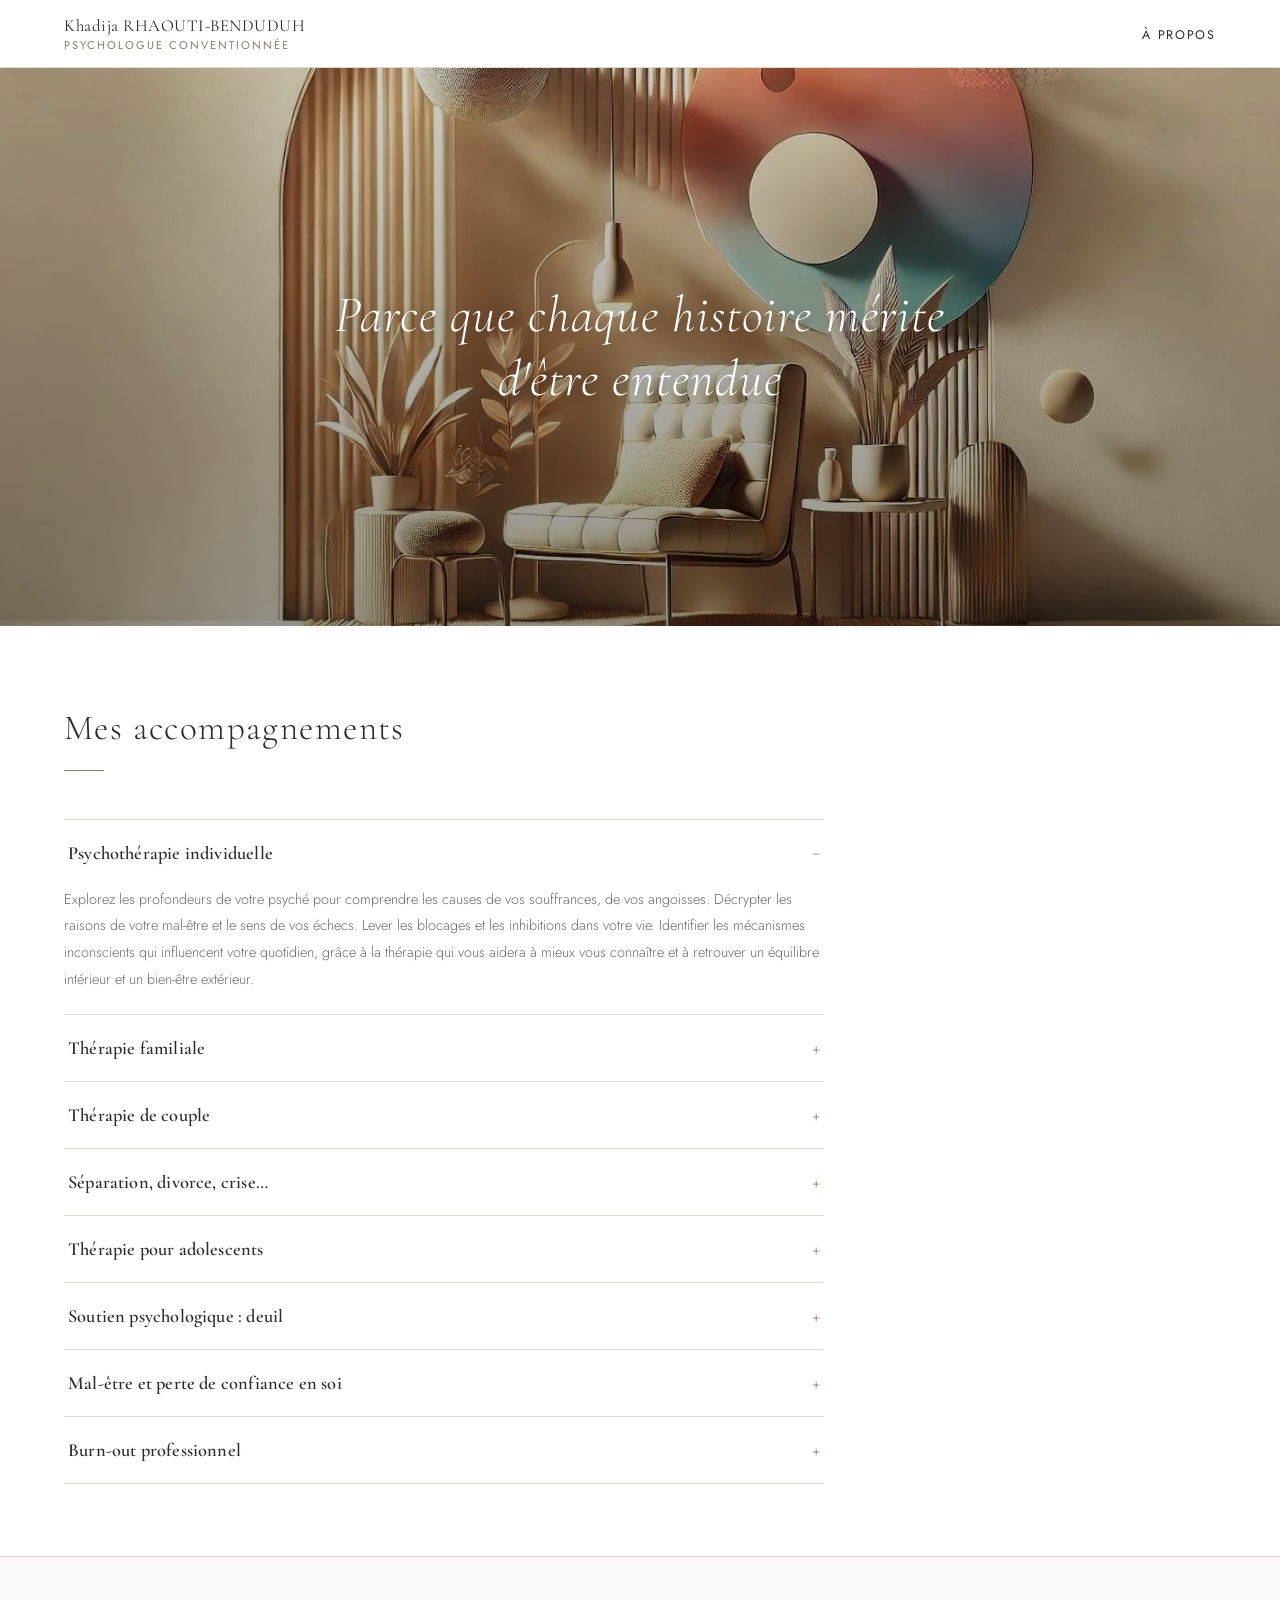
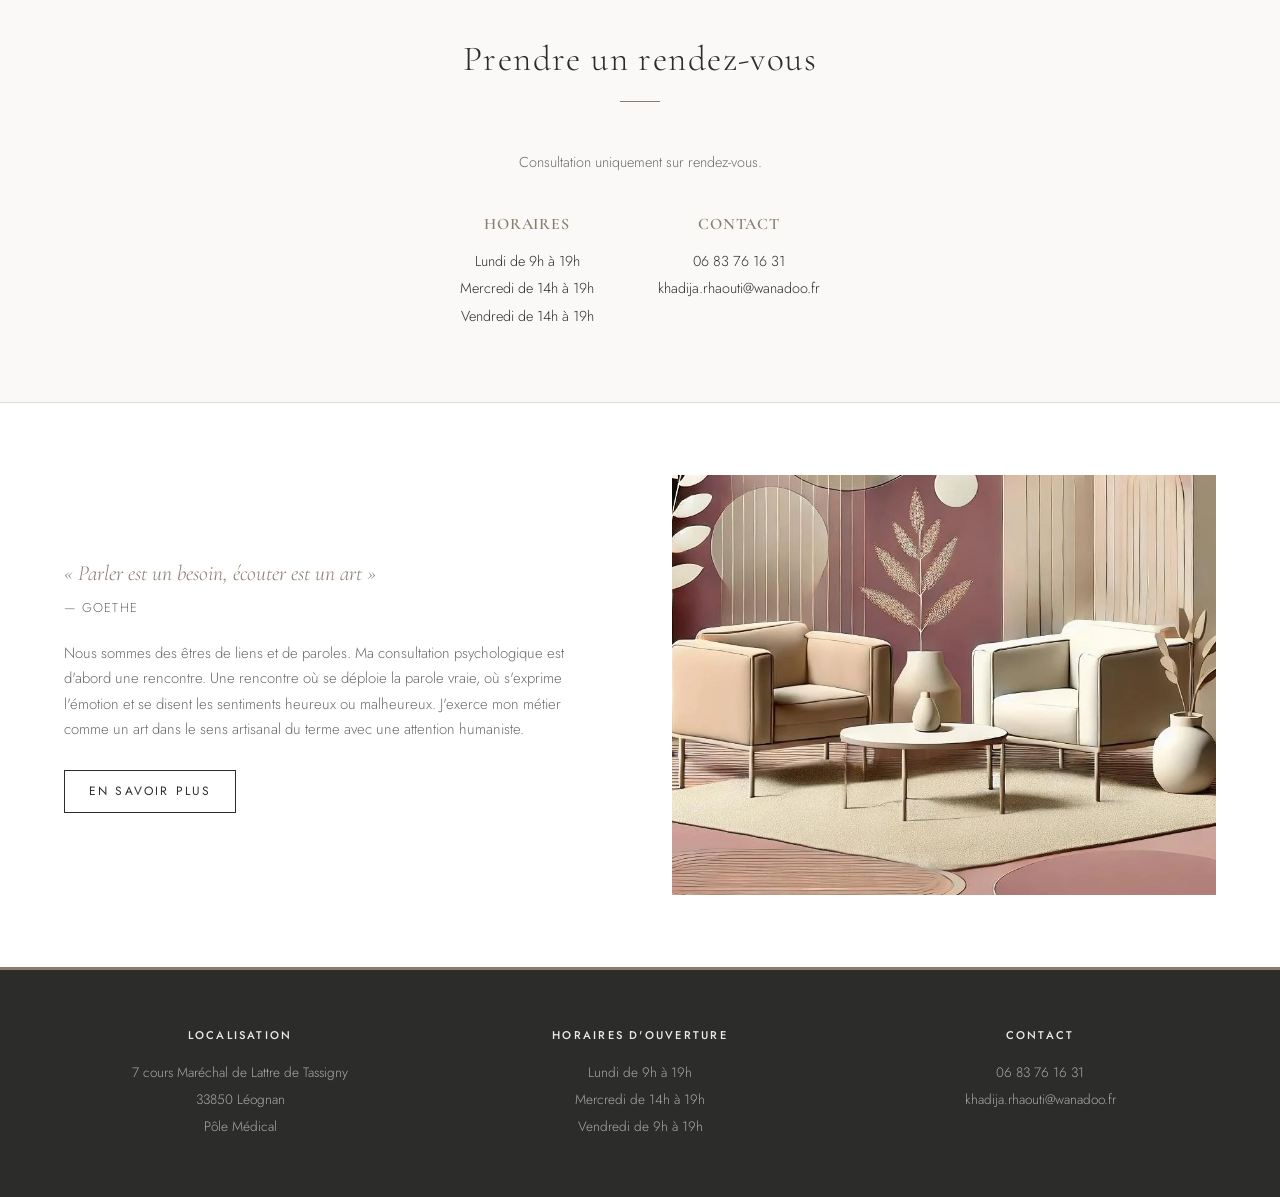
<file: index.html>
<!DOCTYPE html>
<html lang="fr">
<head>
  <meta charset="UTF-8" />
  <meta name="viewport" content="width=device-width, initial-scale=1.0" />
  <link rel="icon" type="image/svg+xml" href="favicon.svg">
  <title>Khadija RHAOUTI-BENDUDUH – Psychologue conventionnée</title>
  <meta name="description" content="Psychologue clinicienne à Léognan, Khadija RHAOUTI propose des consultations en cabinet et en ligne. Spécialisée en thérapie, elle accompagne adultes, adolescents et familles pour l'anxiété, la dépression et le burn-out." />
  <meta property="og:title" content="Khadija RHAOUTI-BENDUDUH – Psychologue conventionnée" />
  <meta property="og:description" content="Psychologue clinicienne à Léognan. Consultations en cabinet et en ligne." />
  <meta property="og:url" content="https://www.khadija-rhaouti-psychologue.fr" />
  <meta property="og:type" content="website" />
  <link rel="stylesheet" href="styles.css" />
</head>
<body>

  <!-- ─── Nav ─── -->
  <nav>
    <a href="index.html" class="nav-logo">
      Khadija RHAOUTI-BENDUDUH
      <span>Psychologue conventionnée</span>
    </a>
    <div class="nav-links">
      <a href="a-propos.html">À propos</a>
    </div>
  </nav>

  <!-- ─── Hero ─── -->
  <div class="hero">
    <!-- ⚠️ Remplacer cette URL par l'image hébergée localement (voir README) -->
    <img
      src="images/High_Contrast_Banner_Image_Psychologist_No_Text - copie.jpg"
      alt="Cabinet de psychologie"
      loading="eager"
    />
    <div class="hero-overlay">
      <h1>Parce que chaque histoire mérite d'être entendue</h1>
    </div>
  </div>

  <!-- ─── Services ─── -->
  <section class="services">
    <h2 class="section-title">Mes accompagnements</h2>
    <div class="accordion">

      <div class="accordion-item open">
        <button class="accordion-trigger" aria-expanded="true">
          <span>Psychothérapie individuelle</span>
          <span class="accordion-icon">−</span>
        </button>
        <div class="accordion-body">
          <div><p>Explorez les profondeurs de votre psyché pour comprendre les causes de vos souffrances, de vos angoisses. Décrypter les raisons de votre mal-être et le sens de vos échecs. Lever les blocages et les inhibitions dans votre vie. Identifier les mécanismes inconscients qui influencent votre quotidien, grâce à la thérapie qui vous aidera à mieux vous connaître et à retrouver un équilibre intérieur et un bien-être extérieur.</p></div>
        </div>
      </div>

      <div class="accordion-item">
        <button class="accordion-trigger" aria-expanded="false">
          <span>Thérapie familiale</span>
          <span class="accordion-icon">+</span>
        </button>
        <div class="accordion-body">
          <div><p>Retrouvez l'harmonie au sein de votre famille en abordant ensemble les conflits, incompréhensions ou crises. Cette thérapie offre un espace d'écoute et de dialogue pour restaurer les liens et renforcer la communication entre les membres de votre famille. Je propose, dans ce cadre également, un soutien et une aide à la parentalité.</p></div>
        </div>
      </div>

      <div class="accordion-item">
        <button class="accordion-trigger" aria-expanded="false">
          <span>Thérapie de couple</span>
          <span class="accordion-icon">+</span>
        </button>
        <div class="accordion-body">
          <div><p>Redécouvrez la complicité dans votre couple en travaillant sur les difficultés relationnelles et les tensions. Ce suivi vous permettra de surmonter les obstacles, d'améliorer la communication et de rétablir une relation épanouissante et équilibrée.</p></div>
        </div>
      </div>

      <div class="accordion-item">
        <button class="accordion-trigger" aria-expanded="false">
          <span>Séparation, divorce, crise…</span>
          <span class="accordion-icon">+</span>
        </button>
        <div class="accordion-body">
          <div><p>Lorsque la relation devient difficile ou que la rupture semble inévitable, cette thérapie vous offre un soutien pour naviguer à travers les épreuves. Vous trouverez l'aide nécessaire à la prise de décisions et à la gestion des émotions liées à ces moments de vie délicats.</p></div>
        </div>
      </div>

      <div class="accordion-item">
        <button class="accordion-trigger" aria-expanded="false">
          <span>Thérapie pour adolescents</span>
          <span class="accordion-icon">+</span>
        </button>
        <div class="accordion-body">
          <div><p>Accompagnez votre adolescent dans cette période complexe de son développement. Cette thérapie est un espace sécurisé pour aborder ses difficultés, qu'elles soient émotionnelles, scolaires, ou liées à l'estime de soi, et pour l'aider à grandir sereinement.</p></div>
        </div>
      </div>

      <div class="accordion-item">
        <button class="accordion-trigger" aria-expanded="false">
          <span>Soutien psychologique : deuil</span>
          <span class="accordion-icon">+</span>
        </button>
        <div class="accordion-body">
          <div><p>Faites face à la douleur de la perte avec un accompagnement adapté. Ce soutien psychologique vous aidera à traverser les différentes étapes du deuil, à comprendre et à gérer vos émotions, pour cheminer vers un apaisement progressif.</p></div>
        </div>
      </div>

      <div class="accordion-item">
        <button class="accordion-trigger" aria-expanded="false">
          <span>Mal-être et perte de confiance en soi</span>
          <span class="accordion-icon">+</span>
        </button>
        <div class="accordion-body">
          <div><p>Retrouvez votre assurance et estime de vous-même. Ce suivi thérapeutique vous aidera à identifier les sources de votre manque de confiance, à déconstruire les croyances limitantes, et à renforcer une image de vous positive et réaliste.</p></div>
        </div>
      </div>

      <div class="accordion-item">
        <button class="accordion-trigger" aria-expanded="false">
          <span>Burn-out professionnel</span>
          <span class="accordion-icon">+</span>
        </button>
        <div class="accordion-body">
          <div><p>Préservez votre santé mentale face au stress et à l'épuisement professionnel. Ce programme d'accompagnement vous aide à reconnaître les signes de burn-out, à mieux gérer votre charge mentale, et à retrouver un équilibre entre vie personnelle et professionnelle.</p></div>
        </div>
      </div>

    </div>
  </section>

  <script>
    document.querySelectorAll('.accordion-trigger').forEach(btn => {
      btn.addEventListener('click', () => {
        const item = btn.closest('.accordion-item');
        const isOpen = item.classList.contains('open');
        document.querySelectorAll('.accordion-item').forEach(i => {
          i.classList.remove('open');
          i.querySelector('.accordion-trigger').setAttribute('aria-expanded', 'false');
          i.querySelector('.accordion-icon').textContent = '+';
        });
        if (!isOpen) {
          item.classList.add('open');
          btn.setAttribute('aria-expanded', 'true');
          btn.querySelector('.accordion-icon').textContent = '−';
        }
      });
    });
  </script>

  <!-- ─── Consultations ─── -->
  <section class="consultations">
    <h2 class="section-title">Prendre un rendez-vous</h2>
    <p style="font-size:0.9rem;color:var(--text-light);margin-bottom:36px;">Consultation uniquement sur rendez-vous.</p>
    <div class="consult-grid">
      <div class="consult-block">
        <h3>Horaires</h3>
        <p>
          Lundi de 9h à 19h<br>
          Mercredi de 14h à 19h<br>
          Vendredi de 14h à 19h
        </p>
      </div>
      <div class="consult-block">
        <h3>Contact</h3>
        <p>
          <a href="tel:+33683761631">06 83 76 16 31</a><br>
          <a href="mailto:khadija.rhaouti@wanadoo.fr">khadija.rhaouti@wanadoo.fr</a>
        </p>
      </div>
    </div>
  </section>

  <!-- ─── À propos blurb ─── -->
  <section class="about-blurb">
    <div class="text">
      <blockquote>
        « Parler est un besoin, écouter est un art »
        <cite>— Goethe</cite>
      </blockquote>
      <p>Nous sommes des êtres de liens et de paroles. Ma consultation psychologique est d'abord une rencontre. Une rencontre où se déploie la parole vraie, où s'exprime l'émotion et se disent les sentiments heureux ou malheureux. J'exerce mon métier comme un art dans le sens artisanal du terme avec une attention humaniste.</p>
      <a href="a-propos.html" class="btn">En savoir plus</a>
    </div>
    <div class="image-wrap">
      <!-- ⚠️ Remplacer cette URL par l'image hébergée localement (voir README) -->
      <img
        src="images/Abstract_Consultation_Space_No_Figures - copie.jpg"
        alt="Espace de consultation"
        loading="lazy"
      />
    </div>
  </section>

  <!-- ─── Footer ─── -->
  <footer>
    <div>
      <h4>Localisation</h4>
      <p>
        7 cours Maréchal de Lattre de Tassigny<br>
        33850 Léognan<br>
        Pôle Médical
      </p>
    </div>
    <div>
      <h4>Horaires d'ouverture</h4>
      <p>
        Lundi de 9h à 19h<br>
        Mercredi de 14h à 19h<br>
        Vendredi de 9h à 19h
      </p>
    </div>
    <div>
      <h4>Contact</h4>
      <p>
        <a href="tel:+33683761631">06 83 76 16 31</a><br>
        <a href="mailto:khadija.rhaouti@wanadoo.fr">khadija.rhaouti@wanadoo.fr</a>
      </p>
    </div>
  </footer>

</body>
</html>
</file>
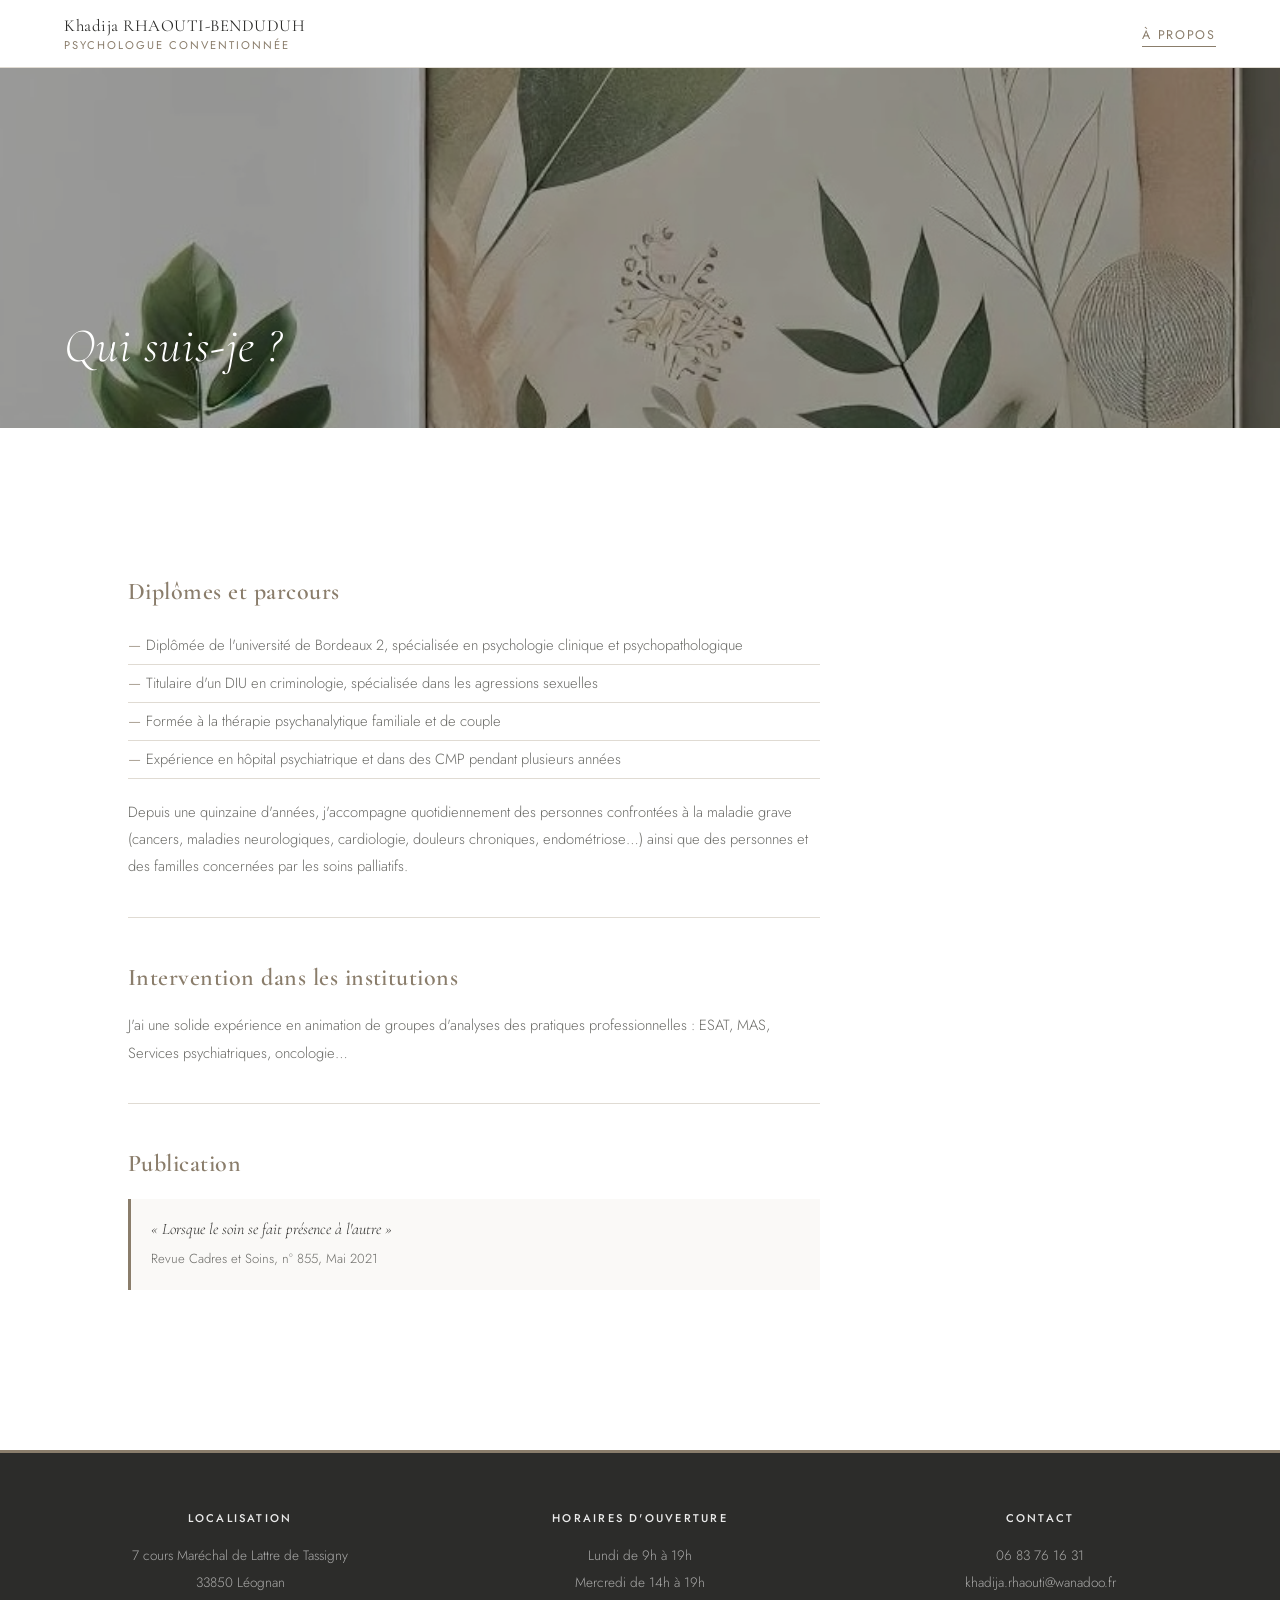
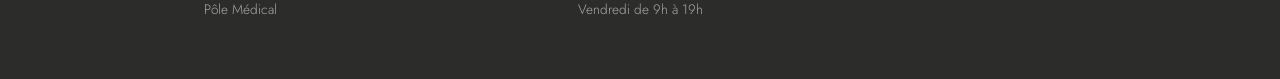
<file: a-propos.html>
<!DOCTYPE html>
<html lang="fr">
<head>
  <meta charset="UTF-8" />
  <meta name="viewport" content="width=device-width, initial-scale=1.0" />
  <link rel="icon" type="image/svg+xml" href="favicon.svg">
  <title>À propos — Khadija RHAOUTI-BENDUDUH – Psychologue conventionnée</title>
  <meta name="description" content="Parcours et diplômes de Khadija RHAOUTI-BENDUDUH, psychologue clinicienne à Léognan." />
  <meta property="og:title" content="À propos — Khadija RHAOUTI-BENDUDUH – Psychologue conventionnée" />
  <meta property="og:url" content="https://www.khadija-rhaouti-psychologue.fr/a-propos" />
  <meta property="og:type" content="website" />
  <link rel="stylesheet" href="styles.css" />
</head>
<body>

  <!-- ─── Nav ─── -->
  <nav>
    <a href="index.html" class="nav-logo">
      Khadija RHAOUTI-BENDUDUH
      <span>Psychologue conventionnée</span>
    </a>
    <div class="nav-links">
      <a href="a-propos.html" class="active">À propos</a>
    </div>
  </nav>

  <!-- ─── Hero ─── -->
  <div class="page-hero">
    <!-- ⚠️ Remplacer cette URL par l'image hébergée localement (voir README) -->
    <img
      src="images/Natural_Ambiance_Consultation_Vertical - copie.jpg"
      alt="Cabinet"
      loading="eager"
    />
    <div class="page-hero-overlay">
      <h1>Qui suis-je ?</h1>
    </div>
  </div>

  <!-- ─── Contenu ─── -->
  <div style="background:var(--white); padding: 72px 5vw; display:flex; gap:80px; align-items:flex-start; flex-wrap:wrap;">

    <div class="about-content" style="flex:1; min-width:280px;">

      <h2>Diplômes et parcours</h2>
      <ul>
        <li>Diplômée de l'université de Bordeaux 2, spécialisée en psychologie clinique et psychopathologique</li>
        <li>Titulaire d'un DIU en criminologie, spécialisée dans les agressions sexuelles</li>
        <li>Formée à la thérapie psychanalytique familiale et de couple</li>
        <li>Expérience en hôpital psychiatrique et dans des CMP pendant plusieurs années</li>
      </ul>
      <p>Depuis une quinzaine d'années, j'accompagne quotidiennement des personnes confrontées à la maladie grave (cancers, maladies neurologiques, cardiologie, douleurs chroniques, endométriose…) ainsi que des personnes et des familles concernées par les soins palliatifs.</p>

      <hr class="divider" />

      <h2>Intervention dans les institutions</h2>
      <p>J'ai une solide expérience en animation de groupes d'analyses des pratiques professionnelles : ESAT, MAS, Services psychiatriques, oncologie…</p>

      <hr class="divider" />

      <h2>Publication</h2>
      <p class="publication">« Lorsque le soin se fait présence à l'autre »<br>
      <span style="font-style:normal;font-size:0.82rem;font-family:var(--font-body);color:var(--text-light);">Revue Cadres et Soins, n° 855, Mai 2021</span></p>

    </div>

  </div>

  <!-- ─── Footer ─── -->
  <footer>
    <div>
      <h4>Localisation</h4>
      <p>
        7 cours Maréchal de Lattre de Tassigny<br>
        33850 Léognan<br>
        Pôle Médical
      </p>
    </div>
    <div>
      <h4>Horaires d'ouverture</h4>
      <p>
        Lundi de 9h à 19h<br>
        Mercredi de 14h à 19h<br>
        Vendredi de 9h à 19h
      </p>
    </div>
    <div>
      <h4>Contact</h4>
      <p>
        <a href="tel:+33683761631">06 83 76 16 31</a><br>
        <a href="mailto:khadija.rhaouti@wanadoo.fr">khadija.rhaouti@wanadoo.fr</a>
      </p>
    </div>
  </footer>

</body>
</html>
</file>
<file: styles.css>
@import url('https://fonts.googleapis.com/css2?family=Cormorant+Garamond:ital,wght@0,300;0,400;0,600;1,300;1,400&family=Jost:wght@300;400;500&display=swap');

/* ─── Variables ─── */
:root {
  --bg: #faf9f7;
  --text: #2c2c2a;
  --text-light: #6b6b67;
  --accent: #8a7d6b;
  --border: #e0dbd3;
  --white: #ffffff;
  --font-display: 'Cormorant Garamond', Georgia, serif;
  --font-body: 'Jost', sans-serif;
}

/* ─── Reset ─── */
*, *::before, *::after { box-sizing: border-box; margin: 0; padding: 0; }
html { font-size: 16px; scroll-behavior: smooth; }
body {
  background: var(--bg);
  color: var(--text);
  font-family: var(--font-body);
  font-weight: 300;
  line-height: 1.7;
  -webkit-font-smoothing: antialiased;
}
img { display: block; max-width: 100%; }
a { color: inherit; text-decoration: none; }

/* ─── Nav ─── */
nav {
  position: sticky;
  top: 0;
  z-index: 100;
  background: var(--white);
  border-bottom: 1px solid var(--border);
  display: flex;
  align-items: center;
  justify-content: space-between;
  padding: 0 5vw;
  height: 68px;
}
.nav-logo {
  font-family: var(--font-display);
  font-size: 1.05rem;
  font-weight: 400;
  letter-spacing: 0.03em;
  color: var(--text);
  line-height: 1.3;
}
.nav-logo span {
  display: block;
  font-size: 0.7rem;
  font-family: var(--font-body);
  font-weight: 400;
  letter-spacing: 0.18em;
  text-transform: uppercase;
  color: var(--accent);
  margin-top: 1px;
}
.nav-links a {
  font-size: 0.78rem;
  letter-spacing: 0.14em;
  text-transform: uppercase;
  font-weight: 400;
  color: var(--text);
  border-bottom: 1px solid transparent;
  padding-bottom: 2px;
  transition: border-color 0.2s, color 0.2s;
}
.nav-links a:hover,
.nav-links a.active {
  border-color: var(--accent);
  color: var(--accent);
}

/* ─── Hero ─── */
.hero {
  position: relative;
  height: 62vh;
  min-height: 380px;
  overflow: hidden;
}
.hero img {
  width: 100%;
  height: 100%;
  object-fit: cover;
  object-position: center top;
}
.hero-overlay {
  position: absolute;
  inset: 0;
  background: linear-gradient(to bottom, rgba(0,0,0,0.18) 0%, rgba(0,0,0,0.42) 100%);
  display: flex;
  align-items: center;
  justify-content: center;
  text-align: center;
  padding: 0 24px;
}
.hero h1 {
  font-family: var(--font-display);
  font-size: clamp(1.8rem, 4vw, 3.2rem);
  font-weight: 300;
  font-style: italic;
  color: var(--white);
  letter-spacing: 0.02em;
  line-height: 1.25;
  max-width: 720px;
  text-shadow: 0 1px 12px rgba(0,0,0,0.25);
}

/* ─── Sections génériques ─── */
section { padding: 72px 5vw; }
.section-title {
  font-family: var(--font-display);
  font-size: clamp(1.5rem, 3vw, 2.2rem);
  font-weight: 300;
  letter-spacing: 0.04em;
  color: var(--text);
  margin-bottom: 48px;
}
.section-title::after {
  content: '';
  display: block;
  width: 40px;
  height: 1px;
  background: var(--accent);
  margin-top: 12px;
}

/* ─── Services / Accordion ─── */
.services { background: var(--white); }
.accordion {
  border-top: 1px solid var(--border);
  max-width: 760px;
}
.accordion-item {
  border-bottom: 1px solid var(--border);
}
.accordion-trigger {
  display: flex;
  align-items: center;
  justify-content: space-between;
  width: 100%;
  padding: 22px 4px;
  background: none;
  border: none;
  cursor: pointer;
  text-align: left;
  font-family: var(--font-display);
  font-size: 1.15rem;
  font-weight: 600;
  color: var(--text);
  letter-spacing: 0.01em;
  transition: color 0.2s;
}
.accordion-trigger:hover { color: var(--accent); }
.accordion-icon {
  font-size: 1.3rem;
  font-weight: 300;
  color: var(--accent);
  flex-shrink: 0;
  margin-left: 16px;
  line-height: 1;
}
.accordion-body {
  display: grid;
  grid-template-rows: 0fr;
  transition: grid-template-rows 0.35s ease;
}
.accordion-item.open .accordion-body {
  grid-template-rows: 1fr;
}
.accordion-body > * {
  overflow: hidden;
}
.accordion-body p {
  font-size: 0.9rem;
  color: var(--text-light);
  line-height: 1.85;
  padding-bottom: 22px;
}

/* ─── Consultations ─── */
.consultations { background: var(--bg); border-top: 1px solid var(--border); text-align: center; }
.consultations .section-title::after { margin: 12px auto 0; }
.consultations > p { text-align: center; }
.consult-grid {
  display: flex;
  justify-content: center;
  gap: 48px 64px;
  flex-wrap: wrap;
  max-width: 640px;
  margin: 0 auto;
}
.consult-block h3 {
  font-family: var(--font-display);
  font-size: 1rem;
  font-weight: 600;
  letter-spacing: 0.06em;
  text-transform: uppercase;
  color: var(--accent);
  margin-bottom: 10px;
}
.consult-block p, .consult-block a {
  font-size: 0.9rem;
  color: var(--text);
  line-height: 1.9;
}
.consult-block a:hover { color: var(--accent); }

/* ─── À propos blurb (homepage) ─── */
.about-blurb {
  background: var(--white);
  border-top: 1px solid var(--border);
  display: grid;
  grid-template-columns: 1fr 1fr;
  gap: 64px;
  align-items: center;
}
.about-blurb .text blockquote {
  font-family: var(--font-display);
  font-size: 1.35rem;
  font-style: italic;
  color: var(--accent);
  margin-bottom: 24px;
  line-height: 1.5;
}
.about-blurb .text blockquote cite {
  display: block;
  font-size: 0.8rem;
  font-style: normal;
  font-family: var(--font-body);
  letter-spacing: 0.1em;
  text-transform: uppercase;
  color: var(--text-light);
  margin-top: 8px;
}
.about-blurb .text p {
  font-size: 0.93rem;
  color: var(--text-light);
  margin-bottom: 28px;
}
.btn {
  display: inline-block;
  font-size: 0.75rem;
  letter-spacing: 0.18em;
  text-transform: uppercase;
  font-family: var(--font-body);
  font-weight: 400;
  color: var(--text);
  border: 1px solid var(--text);
  padding: 10px 24px;
  transition: all 0.2s;
}
.btn:hover { background: var(--text); color: var(--white); }
.about-blurb .image-wrap {
  height: 420px;
  overflow: hidden;
}
.about-blurb .image-wrap img {
  width: 100%;
  height: 100%;
  object-fit: cover;
  object-position: center top;
  transition: transform 0.6s ease;
}
.about-blurb .image-wrap:hover img { transform: scale(1.03); }

/* ─── Footer ─── */
footer {
  background: var(--text);
  color: rgba(255,255,255,0.65);
  padding: 56px 5vw;
  display: grid;
  grid-template-columns: repeat(3, 1fr);
  gap: 48px;
  border-top: 3px solid var(--accent);
  justify-items: center;
  text-align: center;
}
footer h4 {
  font-family: var(--font-body);
  font-size: 0.7rem;
  letter-spacing: 0.2em;
  text-transform: uppercase;
  color: rgba(255,255,255,0.9);
  margin-bottom: 14px;
  font-weight: 500;
}
footer p, footer a {
  font-size: 0.85rem;
  line-height: 2;
  color: rgba(255,255,255,0.6);
}
footer a:hover { color: rgba(255,255,255,0.9); }

/* ─── Page À propos ─── */
.page-hero {
  height: 40vh;
  min-height: 260px;
  overflow: hidden;
  position: relative;
}
.page-hero img {
  width: 100%;
  height: 100%;
  object-fit: cover;
  object-position: center top;
}
.page-hero-overlay {
  position: absolute;
  inset: 0;
  background: rgba(0,0,0,0.35);
  display: flex;
  align-items: flex-end;
  padding: 0 5vw 40px;
}
.page-hero-overlay h1 {
  font-family: var(--font-display);
  font-size: clamp(2rem, 4vw, 3rem);
  font-weight: 300;
  font-style: italic;
  color: var(--white);
  letter-spacing: 0.02em;
}
.about-content {
  background: var(--white);
  padding: 72px 5vw;
  max-width: 820px;
}
.about-content h2 {
  font-family: var(--font-display);
  font-size: 1.5rem;
  font-weight: 600;
  color: var(--accent);
  margin: 40px 0 14px;
  letter-spacing: 0.02em;
}
.about-content h2:first-child { margin-top: 0; }
.about-content ul {
  list-style: none;
  padding: 0;
  margin-bottom: 20px;
}
.about-content ul li {
  font-size: 0.92rem;
  color: var(--text-light);
  padding: 6px 0 6px 18px;
  position: relative;
  border-bottom: 1px solid var(--border);
}
.about-content ul li::before {
  content: '—';
  position: absolute;
  left: 0;
  color: var(--accent);
}
.about-content p {
  font-size: 0.92rem;
  color: var(--text-light);
  line-height: 1.85;
  margin-bottom: 16px;
}
.about-content .publication {
  margin-top: 8px;
  padding: 16px 20px;
  border-left: 3px solid var(--accent);
  background: var(--bg);
  font-family: var(--font-display);
  font-style: italic;
  font-size: 1rem;
  color: var(--text);
}
hr.divider {
  border: none;
  border-top: 1px solid var(--border);
  margin: 36px 0;
}

/* ─── Responsive ─── */
@media (max-width: 768px) {
  nav { padding: 0 20px; }
  .nav-logo { font-size: 0.85rem; }
  section { padding: 48px 20px; }
  .consult-grid { grid-template-columns: 1fr; gap: 32px; }
  .about-blurb { grid-template-columns: 1fr; }
  .about-blurb .image-wrap { height: 280px; }
  footer { grid-template-columns: 1fr; gap: 32px; padding: 40px 20px; }
  .services-grid { grid-template-columns: 1fr; }
}
</file>
